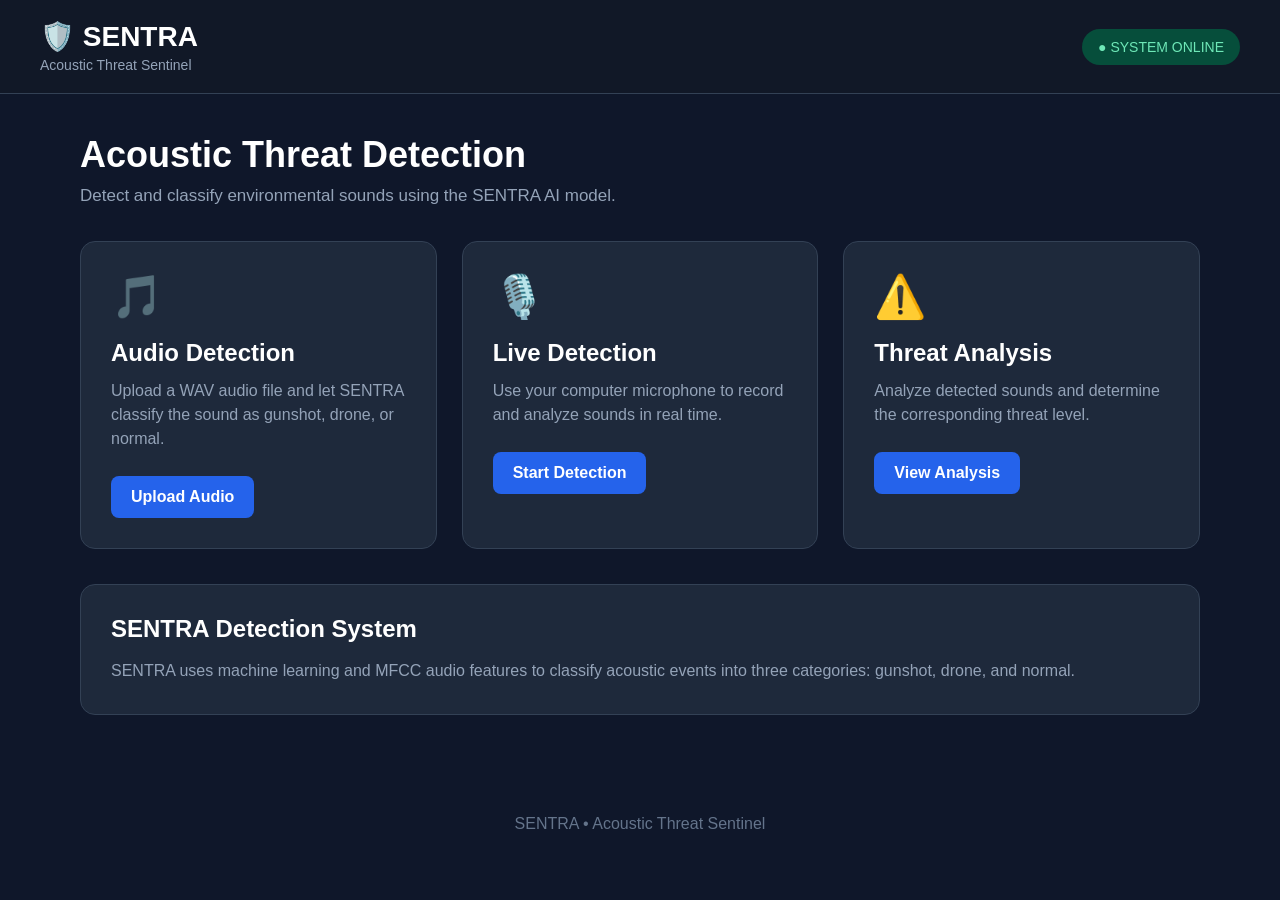
<file: templates/index.html>
<!DOCTYPE html>
<html lang="en">

<head>

    <meta charset="UTF-8">

    <meta name="viewport"
          content="width=device-width, initial-scale=1.0">

    <title>SENTRA - Acoustic Threat Sentinel</title>

    <style>

        * {
            box-sizing: border-box;
            margin: 0;
            padding: 0;
        }


        body {
            font-family: Arial, sans-serif;
            background: #0f172a;
            color: white;
            min-height: 100vh;
        }


        /* HEADER */

        header {
            background: #111827;
            padding: 20px 40px;
            display: flex;
            justify-content: space-between;
            align-items: center;
            border-bottom: 1px solid #334155;
        }


        .logo {
            font-size: 28px;
            font-weight: bold;
        }


        .subtitle {
            color: #94a3b8;
            font-size: 14px;
            margin-top: 4px;
        }


        .system-status {
            padding: 10px 16px;
            border-radius: 20px;
            background: #064e3b;
            color: #6ee7b7;
            font-size: 14px;
        }


        /* MAIN */

        main {
            padding: 40px;
            max-width: 1200px;
            margin: auto;
        }


        .welcome {
            margin-bottom: 35px;
        }


        .welcome h1 {
            font-size: 36px;
            margin-bottom: 10px;
        }


        .welcome p {
            color: #94a3b8;
            font-size: 17px;
        }


        /* CARDS */

        .cards {
            display: grid;
            grid-template-columns:
                repeat(3, 1fr);

            gap: 25px;
        }


        .card {
            background: #1e293b;
            border: 1px solid #334155;
            border-radius: 15px;
            padding: 30px;
            min-height: 230px;
            transition: 0.2s;
        }


        .card:hover {
            transform: translateY(-5px);
            border-color: #64748b;
        }


        .icon {
            font-size: 42px;
            margin-bottom: 18px;
        }


        .card h2 {
            margin-bottom: 12px;
        }


        .card p {
            color: #94a3b8;
            line-height: 1.5;
            margin-bottom: 25px;
        }


        /* BUTTONS */

        .button {
            display: inline-block;
            text-decoration: none;
            padding: 12px 20px;
            border-radius: 8px;
            background: #2563eb;
            color: white;
            font-weight: bold;
            cursor: pointer;
        }


        .button:hover {
            background: #1d4ed8;
        }


        /* THREAT ANALYSIS */

        .analysis {
            margin-top: 35px;
            background: #1e293b;
            border: 1px solid #334155;
            border-radius: 15px;
            padding: 30px;
        }


        .analysis h2 {
            margin-bottom: 15px;
        }


        .analysis p {
            color: #94a3b8;
            line-height: 1.6;
        }


        /* FOOTER */

        footer {
            text-align: center;
            padding: 30px;
            color: #64748b;
            margin-top: 30px;
        }


        /* MOBILE */

        @media (max-width: 800px) {

            .cards {
                grid-template-columns: 1fr;
            }


            header {
                padding: 20px;
            }


            main {
                padding: 25px;
            }

        }

    </style>

</head>


<body>


    <!-- HEADER -->

    <header>

        <div>

            <div class="logo">
                🛡️ SENTRA
            </div>

            <div class="subtitle">
                Acoustic Threat Sentinel
            </div>

        </div>


        <div class="system-status">
            ● SYSTEM ONLINE
        </div>

    </header>



    <!-- MAIN CONTENT -->

    <main>


        <section class="welcome">

            <h1>
                Acoustic Threat Detection
            </h1>

            <p>
                Detect and classify environmental sounds
                using the SENTRA AI model.
            </p>

        </section>



        <!-- DETECTION CARDS -->

        <section class="cards">


            <!-- AUDIO DETECTION -->

            <div class="card">

                <div class="icon">
                    🎵
                </div>

                <h2>
                    Audio Detection
                </h2>

                <p>
                    Upload a WAV audio file and let
                    SENTRA classify the sound as
                    gunshot, drone, or normal.
                </p>

                <a
                    href="/upload"
                    class="button"
                >
                    Upload Audio
                </a>

            </div>



            <!-- LIVE DETECTION -->

            <div class="card">

                <div class="icon">
                    🎙️
                </div>

                <h2>
                    Live Detection
                </h2>

                <p>
                    Use your computer microphone
                    to record and analyze sounds
                    in real time.
                </p>

                <!-- IMPORTANT:
                     This MUST point to Flask /live -->

                <a
                    href="/live"
                    class="button"
                >
                    Start Detection
                </a>

            </div>



            <!-- THREAT ANALYSIS -->

            <div class="card">

                <div class="icon">
                    ⚠️
                </div>

                <h2>
                    Threat Analysis
                </h2>

                <p>
                    Analyze detected sounds and
                    determine the corresponding
                    threat level.
                </p>

                <a
                    href="/threat"
                    class="button"
                >
                    View Analysis
                </a>

            </div>


        </section>



        <!-- SYSTEM INFORMATION -->

        <section class="analysis">

            <h2>
                SENTRA Detection System
            </h2>

            <p>
                SENTRA uses machine learning and
                MFCC audio features to classify
                acoustic events into three categories:
                gunshot, drone, and normal.
            </p>

        </section>


    </main>



    <!-- FOOTER -->

    <footer>

        SENTRA • Acoustic Threat Sentinel

    </footer>


</body>

</html>
</file>
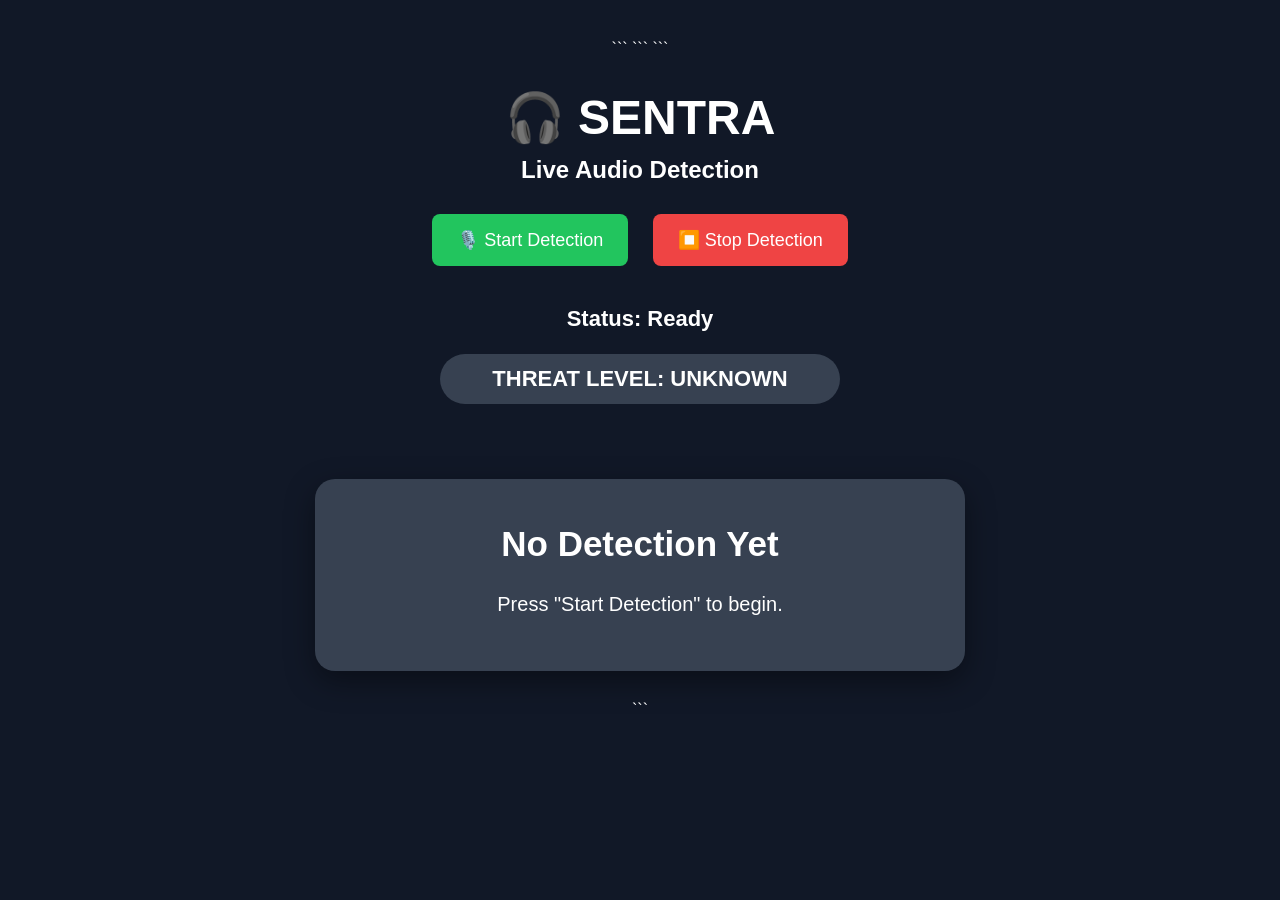
<file: templates/live.html>
<!DOCTYPE html>

<html lang="en">

<head>

```
<meta charset="UTF-8">

<meta name="viewport" content="width=device-width, initial-scale=1.0">

<title>SENTRA - Live Detection</title>


<style>

    * {
        box-sizing: border-box;
    }


    body {
        font-family: Arial, sans-serif;
        text-align: center;

        margin: 0;
        padding: 40px;

        min-height: 100vh;

        background-color: #111827;
        color: white;

        transition: background-color 0.2s;
    }


    h1 {
        font-size: 48px;
        margin-bottom: 5px;
    }


    h2 {
        margin-top: 10px;
    }


    button {
        padding: 15px 25px;
        margin: 10px;

        font-size: 18px;

        border: none;
        border-radius: 8px;

        cursor: pointer;
    }


    #startButton {
        background-color: #22c55e;
        color: white;
    }


    #stopButton {
        background-color: #ef4444;
        color: white;
    }


    button:disabled {
        background-color: #6b7280;
        cursor: not-allowed;
    }


    #status {
        margin-top: 30px;
        font-size: 22px;
    }


    /* ==========================================
       RESULT CARD
    ========================================== */

    #result {
        margin: 30px auto;

        padding: 35px;

        max-width: 650px;

        border-radius: 20px;

        background-color: #1f2937;

        transition: all 0.2s;

        box-shadow:
            0 10px 30px rgba(0, 0, 0, 0.4);
    }


    #result h2 {
        font-size: 35px;
    }


    #result p {
        font-size: 20px;
    }


    /* ==========================================
       NORMAL
    ========================================== */

    .normal {
        background-color: #16a34a !important;
        color: white;

        box-shadow:
            0 0 30px rgba(34, 197, 94, 0.7);
    }


    /* ==========================================
       GUNSHOT
    ========================================== */

    .gunshot {
        background-color: #dc2626 !important;
        color: white;

        box-shadow:
            0 0 40px rgba(255, 0, 0, 0.9);
    }


    /* ==========================================
       DRONE
    ========================================== */

    .drone {
        background-color: #f97316 !important;
        color: white;

        box-shadow:
            0 0 40px rgba(255, 140, 0, 0.9);
    }


    /* ==========================================
       PROCESSING
    ========================================== */

    .processing {
        background-color: #374151 !important;
        color: white;
    }


    /* ==========================================
       FULL PAGE RED BLINK
    ========================================== */

    body.threat-red {
        animation: redThreat 0.7s infinite;
    }


    @keyframes redThreat {

        0% {
            background-color: #111827;
        }

        50% {
            background-color: #dc2626;
        }

        100% {
            background-color: #111827;
        }

    }


    /* ==========================================
       FULL PAGE ORANGE BLINK
    ========================================== */

    body.threat-orange {
        animation: orangeThreat 0.9s infinite;
    }


    @keyframes orangeThreat {

        0% {
            background-color: #111827;
        }

        50% {
            background-color: #f97316;
        }

        100% {
            background-color: #111827;
        }

    }


    /* ==========================================
       FULL PAGE GREEN
    ========================================== */

    body.threat-green {
        animation: none;
        background-color: #166534;
    }


    /* ==========================================
       THREAT LEVEL
    ========================================== */

    #threatLevel {
        margin: 20px auto;

        padding: 12px 25px;

        max-width: 400px;

        border-radius: 30px;

        font-size: 22px;
        font-weight: bold;

        background-color: #374151;
    }


    .high {
        background-color: #dc2626 !important;

        box-shadow:
            0 0 25px rgba(255, 0, 0, 0.8);
    }


    .medium {
        background-color: #f97316 !important;

        box-shadow:
            0 0 25px rgba(255, 140, 0, 0.8);
    }


    .zero {
        background-color: #16a34a !important;

        box-shadow:
            0 0 25px rgba(0, 255, 80, 0.7);
    }


    .unknown {
        background-color: #374151 !important;
    }


    /* ==========================================
       HOLD TIMER
    ========================================== */

    #holdTimer {
        font-size: 18px;
        margin-top: 10px;
        min-height: 25px;
    }

</style>
```

</head>

<body>

```
<h1>🎧 SENTRA</h1>

<h2>Live Audio Detection</h2>


<button id="startButton" type="button">
    🎙️ Start Detection
</button>


<button id="stopButton" type="button" disabled>
    ⏹️ Stop Detection
</button>


<h3 id="status">
    Status: Ready
</h3>


<div id="threatLevel" class="unknown">
    THREAT LEVEL: UNKNOWN
</div>


<div id="holdTimer">
</div>


<div id="result" class="processing">

    <h2>No Detection Yet</h2>

    <p>
        Press "Start Detection" to begin.
    </p>

</div>


<script>


    /* ==========================================
       SETTINGS
    ========================================== */

    const CHUNK_TIME = 2000;

    const THREAT_HOLD_TIME = 10000;


    /* ==========================================
       VARIABLES
    ========================================== */

    let mediaStream = null;

    let mediaRecorder = null;

    let detecting = false;

    let activeThreat = null;

    let lastThreatTime = 0;

    let holdTimerInterval = null;


    /* ==========================================
       HTML ELEMENTS
    ========================================== */

    const startButton =
        document.getElementById("startButton");


    const stopButton =
        document.getElementById("stopButton");


    const status =
        document.getElementById("status");


    const result =
        document.getElementById("result");


    const threatLevel =
        document.getElementById("threatLevel");


    const holdTimer =
        document.getElementById("holdTimer");


    console.log(
        "SENTRA Live Detection loaded"
    );


    /* ==========================================
       BUTTON EVENTS
    ========================================== */

    startButton.addEventListener(
        "click",
        startLiveDetection
    );


    stopButton.addEventListener(
        "click",
        stopLiveDetection
    );


    /* ==========================================
       RESET THREAT SCREEN
    ========================================== */

    function resetThreat() {

        document.body.classList.remove(
            "threat-red",
            "threat-orange",
            "threat-green"
        );


        threatLevel.className =
            "unknown";


        threatLevel.innerText =
            "THREAT LEVEL: UNKNOWN";


        holdTimer.innerText = "";


        if (holdTimerInterval) {

            clearInterval(
                holdTimerInterval
            );

            holdTimerInterval = null;

        }

    }


    /* ==========================================
       START HOLD TIMER DISPLAY
    ========================================== */

    function startHoldTimer() {

        if (holdTimerInterval) {

            clearInterval(
                holdTimerInterval
            );

        }


        holdTimerInterval =
            setInterval(
                function() {

                    const elapsed =
                        Date.now() -
                        lastThreatTime;


                    const remaining =
                        Math.ceil(
                            (
                                THREAT_HOLD_TIME -
                                elapsed
                            ) / 1000
                        );


                    if (remaining > 0) {

                        holdTimer.innerText =
                            "⚠️ Threat warning active: " +
                            remaining +
                            " seconds remaining";

                    }

                    else {

                        holdTimer.innerText =
                            "Monitoring for normal audio...";


                        clearInterval(
                            holdTimerInterval
                        );


                        holdTimerInterval =
                            null;

                    }

                },

                250
            );

    }


    /* ==========================================
       START LIVE DETECTION
    ========================================== */

    async function startLiveDetection() {


        console.log(
            "Starting live detection..."
        );


        activeThreat = null;

        lastThreatTime = 0;


        resetThreat();


        status.innerText =
            "Status: Requesting microphone...";


        result.className =
            "processing";


        result.innerHTML = `

            <h2>🎙️ Listening...</h2>

            <p>
                SENTRA is continuously analyzing audio.
            </p>

        `;


        try {


            mediaStream =
                await navigator.mediaDevices.getUserMedia({

                    audio: {

                        echoCancellation: false,

                        noiseSuppression: false,

                        autoGainControl: false

                    }

                });


            detecting = true;


            startButton.disabled = true;

            stopButton.disabled = false;


            status.innerText =
                "Status: 🔴 LIVE DETECTION";


            recordChunk();


        }


        catch(error) {


            console.error(
                "Microphone error:",
                error
            );


            detecting = false;


            status.innerText =
                "Status: Microphone Error";


            result.className =
                "processing";


            result.innerHTML = `

                <h2>❌ Microphone Error</h2>

                <p>
                    ${error.name}: ${error.message}
                </p>

            `;

        }

    }


    /* ==========================================
       RECORD ONE 2-SECOND CHUNK
    ========================================== */

    function recordChunk() {


        if (!detecting) {

            return;

        }


        console.log(
            "Recording new audio chunk..."
        );


        mediaRecorder =
            new MediaRecorder(
                mediaStream
            );


        let chunks = [];


        mediaRecorder.ondataavailable =
            function(event) {

                if (event.data.size > 0) {

                    chunks.push(
                        event.data
                    );

                }

            };


        mediaRecorder.onstop =
            async function() {


                if (chunks.length === 0) {

                    if (detecting) {

                        recordChunk();

                    }

                    return;

                }


                const audioBlob =
                    new Blob(
                        chunks,
                        {
                            type:
                                mediaRecorder.mimeType
                        }
                    );


                console.log(
                    "Audio chunk size:",
                    audioBlob.size
                );


                await sendAudioChunk(
                    audioBlob
                );


                if (detecting) {

                    recordChunk();

                }

            };


        mediaRecorder.start();


        setTimeout(
            function() {


                if (
                    detecting &&
                    mediaRecorder &&
                    mediaRecorder.state !== "inactive"
                ) {

                    mediaRecorder.stop();

                }


            },

            CHUNK_TIME
        );

    }


    /* ==========================================
       SEND AUDIO CHUNK TO FLASK
    ========================================== */

    async function sendAudioChunk(
        audioBlob
    ) {


        if (!detecting) {

            return;

        }


        status.innerText =
            "Status: 🔴 Analyzing live audio...";


        const formData =
            new FormData();


        formData.append(

            "audio",

            audioBlob,

            "live_audio.webm"

        );


        try {


            const response =
                await fetch(

                    "/live-detect",

                    {

                        method: "POST",

                        body: formData

                    }

                );


            const data =
                await response.json();


            console.log(
                "Flask response:",
                data
            );


            if (data.error) {


                console.error(
                    "Server error:",
                    data.error
                );


                status.innerText =
                    "Status: Server Error";


                return;

            }


            const prediction =
                data.result.toLowerCase();


            const confidence =
                data.confidence;


            const currentTime =
                Date.now();


            console.log(
                "LIVE PREDICTION:",
                prediction,
                confidence
            );


            /* ==================================
               GUNSHOT
            ================================== */

            if (
                prediction === "gunshot"
            ) {


                activeThreat =
                    "gunshot";


                lastThreatTime =
                    currentTime;


                document.body.classList.remove(
                    "threat-orange",
                    "threat-green"
                );


                document.body.classList.add(
                    "threat-red"
                );


                threatLevel.className =
                    "high";


                threatLevel.innerText =
                    "🔴 HIGH THREAT";


                result.className =
                    "gunshot";


                result.innerHTML = `

                    <h2>
                        🚨 GUNSHOT DETECTED
                    </h2>

                    <p>
                        Confidence:
                        <strong>
                            ${confidence}%
                        </strong>
                    </p>

                    <p>
                        Threat Level:
                        <strong>
                            HIGH
                        </strong>
                    </p>

                    <p>
                        Warning remains active
                        for 10 seconds.
                    </p>

                `;


                startHoldTimer();


            }


            /* ==================================
               DRONE
            ================================== */

            else if (
                prediction === "drone"
            ) {


                activeThreat =
                    "drone";


                lastThreatTime =
                    currentTime;


                document.body.classList.remove(
                    "threat-red",
                    "threat-green"
                );


                document.body.classList.add(
                    "threat-orange"
                );


                threatLevel.className =
                    "medium";


                threatLevel.innerText =
                    "🟠 MEDIUM THREAT";


                result.className =
                    "drone";


                result.innerHTML = `

                    <h2>
                        ⚠️ DRONE DETECTED
                    </h2>

                    <p>
                        Confidence:
                        <strong>
                            ${confidence}%
                        </strong>
                    </p>

                    <p>
                        Threat Level:
                        <strong>
                            MEDIUM
                        </strong>
                    </p>

                    <p>
                        Warning remains active
                        for 10 seconds.
                    </p>

                `;


                startHoldTimer();


            }


            /* ==================================
               NORMAL
            ================================== */

            else {


                const timeSinceThreat =
                    currentTime -
                    lastThreatTime;


                if (
                    activeThreat !== null &&
                    timeSinceThreat < THREAT_HOLD_TIME
                ) {


                    const remaining =
                        Math.ceil(
                            (
                                THREAT_HOLD_TIME -
                                timeSinceThreat
                            ) / 1000
                        );


                    console.log(
                        "Threat hold active:",
                        activeThreat,
                        remaining,
                        "seconds remaining"
                    );


                    status.innerText =
                        "Status: ⚠️ Threat warning active";


                    return;

                }


                activeThreat =
                    null;


                lastThreatTime =
                    0;


                if (holdTimerInterval) {


                    clearInterval(
                        holdTimerInterval
                    );


                    holdTimerInterval =
                        null;

                }


                holdTimer.innerText =
                    "";


                document.body.classList.remove(
                    "threat-red",
                    "threat-orange"
                );


                document.body.classList.add(
                    "threat-green"
                );


                threatLevel.className =
                    "zero";


                threatLevel.innerText =
                    "🟢 NO THREAT";


                result.className =
                    "normal";


                result.innerHTML = `

                    <h2>
                        🟢 NORMAL SOUND
                    </h2>

                    <p>
                        Confidence:
                        <strong>
                            ${confidence}%
                        </strong>
                    </p>

                    <p>
                        Threat Level:
                        <strong>
                            0 — NO THREAT
                        </strong>
                    </p>

                    <p>
                        Environment is currently safe.
                    </p>

                `;

            }


            if (detecting) {


                if (activeThreat !== null) {


                    status.innerText =
                        "Status: ⚠️ LIVE THREAT MONITORING";

                }


                else {


                    status.innerText =
                        "Status: 🟢 LIVE DETECTION";

                }

            }


        }


        catch(error) {


            console.error(
                "Live detection error:",
                error
            );


            if (detecting) {


                status.innerText =
                    "Status: Connection Error";

            }

        }

    }


    /* ==========================================
       STOP LIVE DETECTION
    ========================================== */

    function stopLiveDetection() {


        console.log(
            "Stopping live detection..."
        );


        detecting = false;


        activeThreat = null;


        lastThreatTime = 0;


        if (
            holdTimerInterval
        ) {


            clearInterval(
                holdTimerInterval
            );


            holdTimerInterval =
                null;

        }


        holdTimer.innerText =
            "";


        if (
            mediaRecorder &&
            mediaRecorder.state !== "inactive"
        ) {


            mediaRecorder.stop();

        }


        if (mediaStream) {


            mediaStream
                .getTracks()
                .forEach(
                    function(track) {

                        track.stop();

                    }
                );

        }


        mediaRecorder =
            null;


        mediaStream =
            null;


        startButton.disabled =
            false;


        stopButton.disabled =
            true;


        resetThreat();


        status.innerText =
            "Status: Detection Stopped";


        result.className =
            "processing";


        result.innerHTML = `

            <h2>
                ⏹️ Detection Stopped
            </h2>

            <p>
                Press Start Detection
                to begin again.
            </p>

        `;

    }


</script>
```

</body>

</html>
</file>
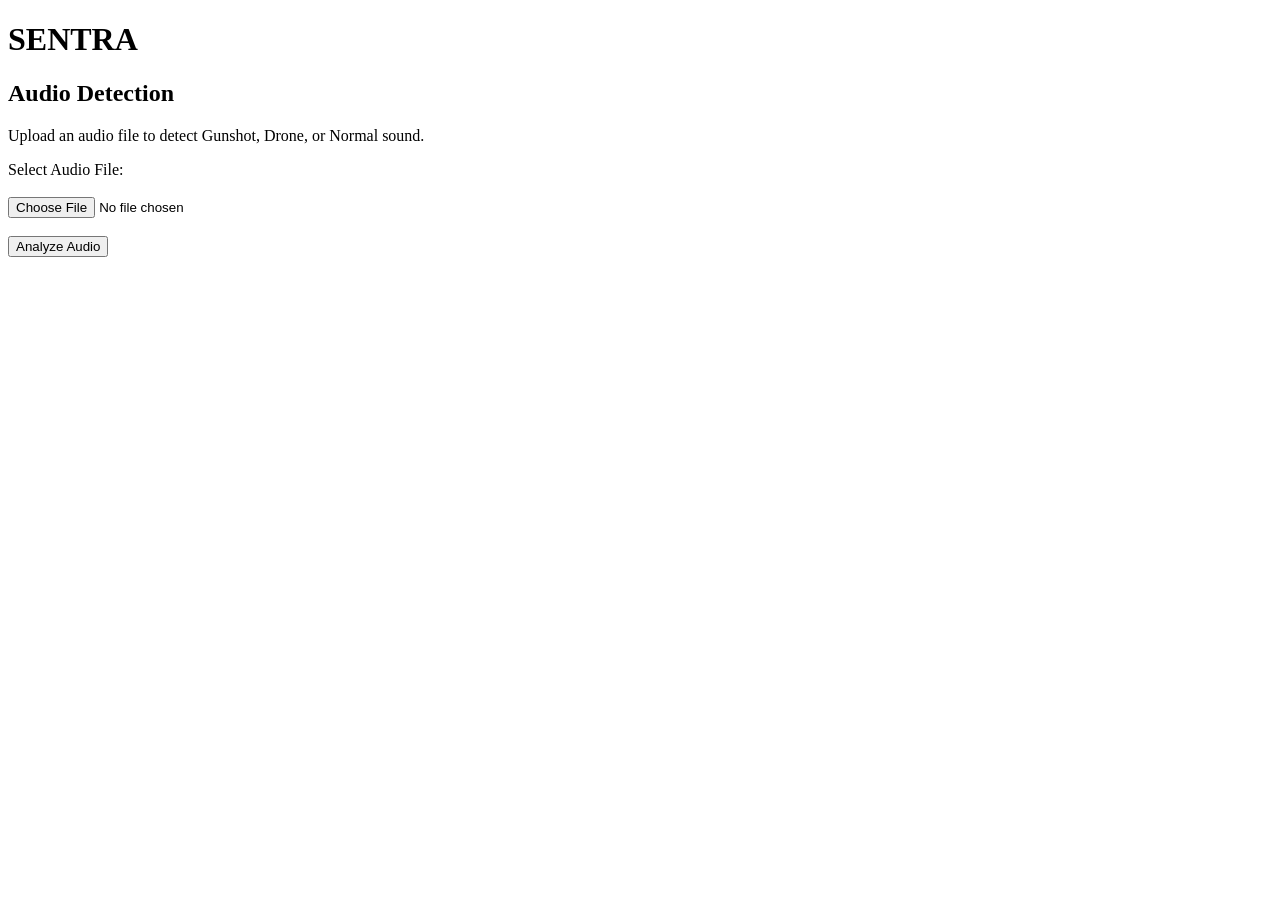
<file: templates/upload.html>
<!DOCTYPE html>
<html lang="en">

<head>

    <meta charset="UTF-8">

    <meta name="viewport"
          content="width=device-width, initial-scale=1.0">

    <title>SENTRA - Audio Detection</title>

</head>


<body>

    <h1>SENTRA</h1>

    <h2>Audio Detection</h2>

    <p>
        Upload an audio file to detect
        Gunshot, Drone, or Normal sound.
    </p>


    <form action="{{ url_for('upload') }}"
          method="POST"
          enctype="multipart/form-data">


        <label for="audio">
            Select Audio File:
        </label>


        <br><br>


        <input
            type="file"
            id="audio"
            name="audio"
            accept=".wav,audio/wav"
            required
        >


        <br><br>


        <button type="submit">
            Analyze Audio
        </button>


    </form>

</body>

</html>
</file>
